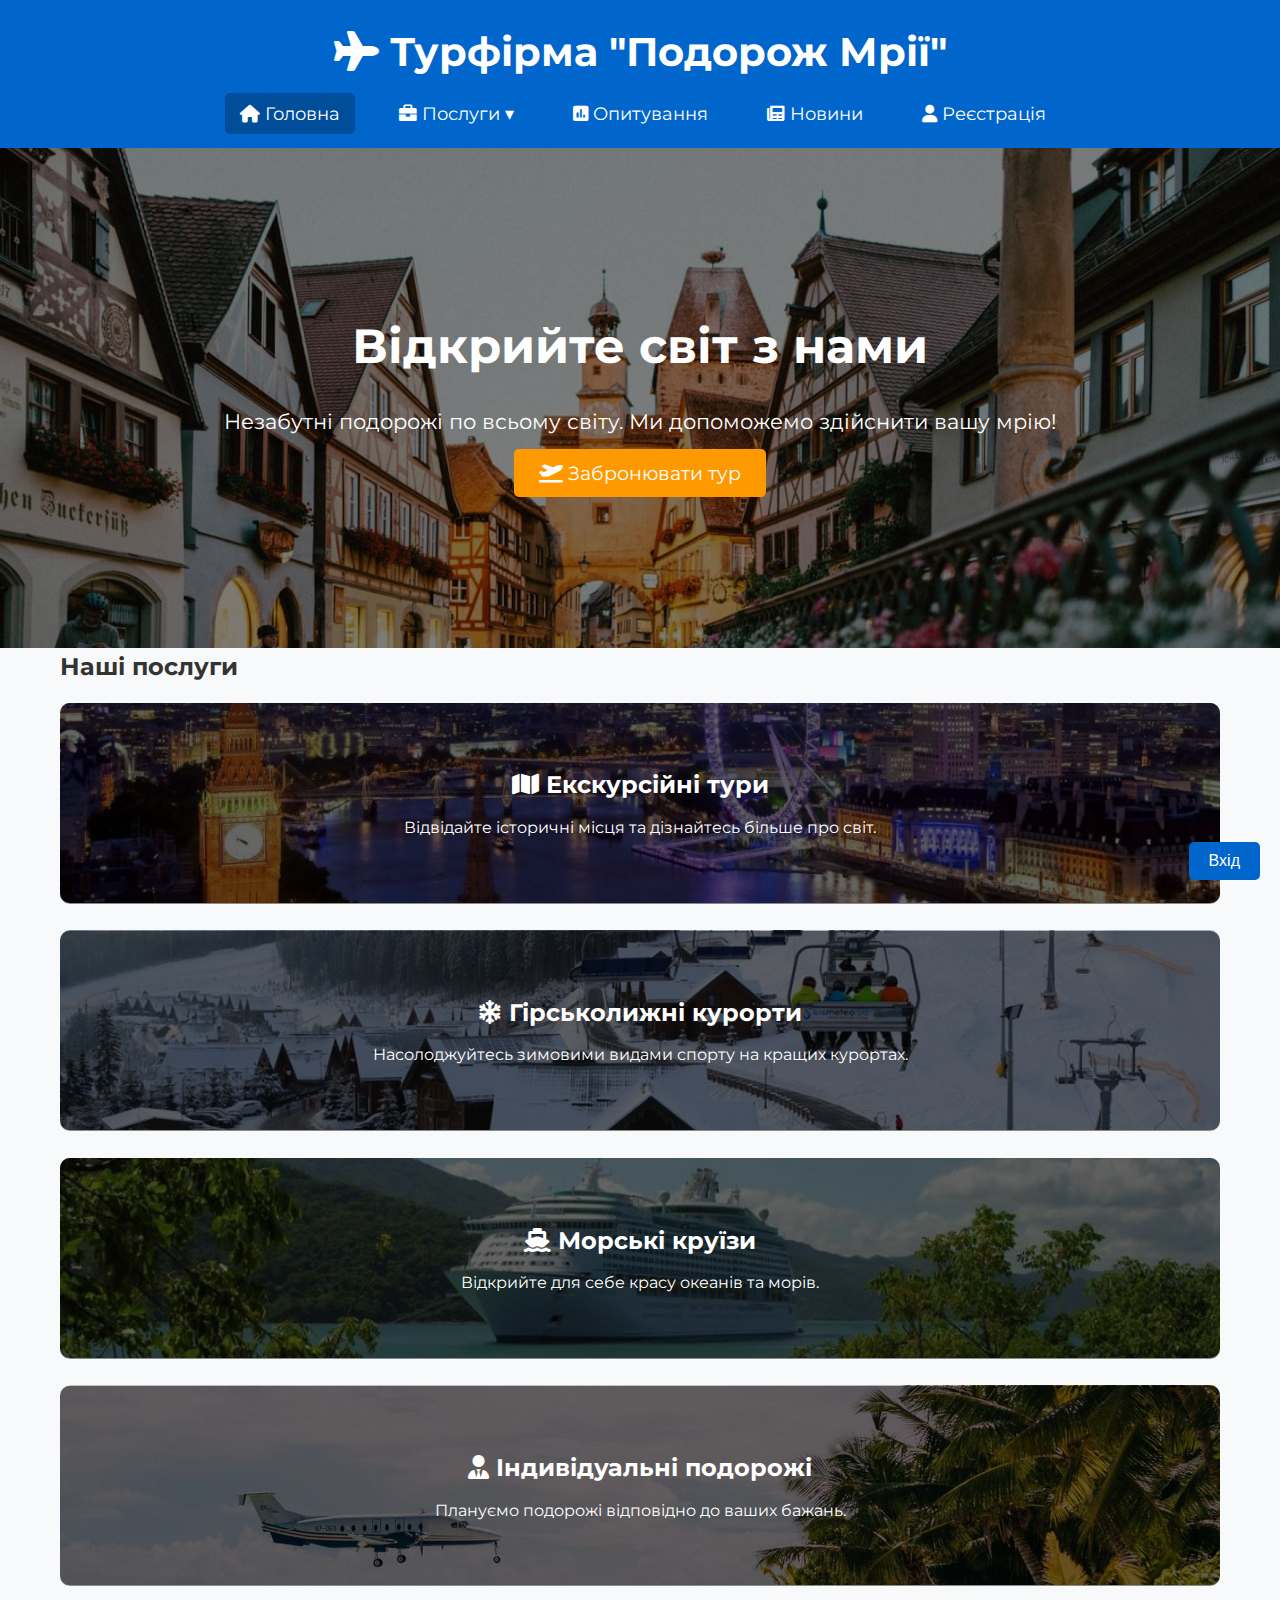
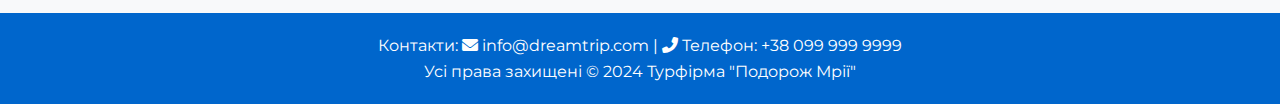
<file: index.html>
<!DOCTYPE html>
<head>
    <title>Туристична фірма "Подорож Мрії"</title>
    <link rel="stylesheet" href="styles/index.css">
    <link href="https://fonts.googleapis.com/css2?family=Montserrat:wght@300;500;700&display=swap" rel="stylesheet">
    <link rel="stylesheet" href="https://cdnjs.cloudflare.com/ajax/libs/font-awesome/6.0.0-beta3/css/all.min.css">
</head>
<body>
    <header>
        <div class="container">
            <h1><i class="fas fa-plane"></i> Турфірма "Подорож Мрії"</h1>
            <nav>
                <ul>
                    <li><a href="index.html" class="active"><i class="fas fa-home"></i> Головна</a></li>
                    <li class="has-submenu">
                        <a href="#"><i class="fas fa-briefcase"></i> Послуги &#9662;</a>
                        <ul class="submenu">
                            <li><a href="#">Екскурсійні тури</a></li>
                            <li><a href="#">Морські круїзи</a></li>
                            <li><a href="#">Гірськолижні курорти</a></li>
                        </ul>
                    </li>
                    <li><a href="survey.html"><i class="fas fa-poll"></i> Опитування</a></li>
                    <li><a href="news.html"><i class="fas fa-newspaper"></i> Новини</a></li>
                    <li><a href="register.html"><i class="fas fa-user"></i> Реєстрація</a></li>
                </ul>
            </nav>
        </div>
    </header>

    <section class="hero">
        <div class="container">
            <h2>Відкрийте світ з нами</h2>
            <p>Незабутні подорожі по всьому світу. Ми допоможемо здійснити вашу мрію!</p>
            <a href="survey.html" class="btn-primary"><i class="fas fa-plane-departure"></i> Забронювати тур</a>
        </div>
    </section>

    <section class="services">
        <div class="container">
            <h2>Наші послуги</h2>
            <div class="service-cards">
                <div class="service-card">
                    <img src="images/excursion.jpg" alt="Екскурсійні тури">
                    <div class="text-overlay">
                        <h3><i class="fas fa-map"></i> Екскурсійні тури</h3>
                        <p>Відвідайте історичні місця та дізнайтесь більше про світ.</p>
                    </div>
                </div>
                <div class="service-card">
                    <img src="images/ski.jpg" alt="Гірськолижні курорти">
                    <div class="text-overlay">
                        <h3><i class="fas fa-snowflake"></i> Гірськолижні курорти</h3>
                        <p>Насолоджуйтесь зимовими видами спорту на кращих курортах.</p>
                    </div>
                </div>
                <div class="service-card">
                    <img src="images/cruise.jpg" alt="Морські круїзи">
                    <div class="text-overlay">
                        <h3><i class="fas fa-ship"></i> Морські круїзи</h3>
                        <p>Відкрийте для себе красу океанів та морів.</p>
                    </div>
                </div>
                <div class="service-card">
                    <img src="images/individual.jpg" alt="Індивідуальні подорожі">
                    <div class="text-overlay">
                        <h3><i class="fas fa-user-tie"></i> Індивідуальні подорожі</h3>
                        <p>Плануємо подорожі відповідно до ваших бажань.</p>
                    </div>
                </div>
            </div>
        </div>
    </section>

    <footer>
        <div class="container">
            <p>Контакти: <i class="fas fa-envelope"></i> info@dreamtrip.com | <i class="fas fa-phone-alt"></i> Телефон: +38 099 999 9999</p>
            <p>Усі права захищені &copy; 2024 Турфірма "Подорож Мрії"</p>
        </div>
    </footer>

    <button class="scroll-to-top" onclick="scrollToTop()">&#9650; Наверх</button>

    <button id="signInBtn" class="btn-signin">Вхід</button>

    <div id="authModal" class="modal">
        <div class="modal-content">
            <span class="close">&times;</span>
            <h2>Вхід</h2>
            <form>
                <label for="username">ФІО</label>
                <input type="text" id="username" name="username" required>

                <label for="password">Пароль</label>
                <input type="password" id="password" name="password" required>

                <button type="submit" class="btn-submit">Вхід</button>
                <button type="button" class="btn-register" onclick="location.href='register.html'">Реєстрація</button>
            </form>
        </div>
    </div>

    <script src="js/index.js"></script>
</body>
</html>
</file>
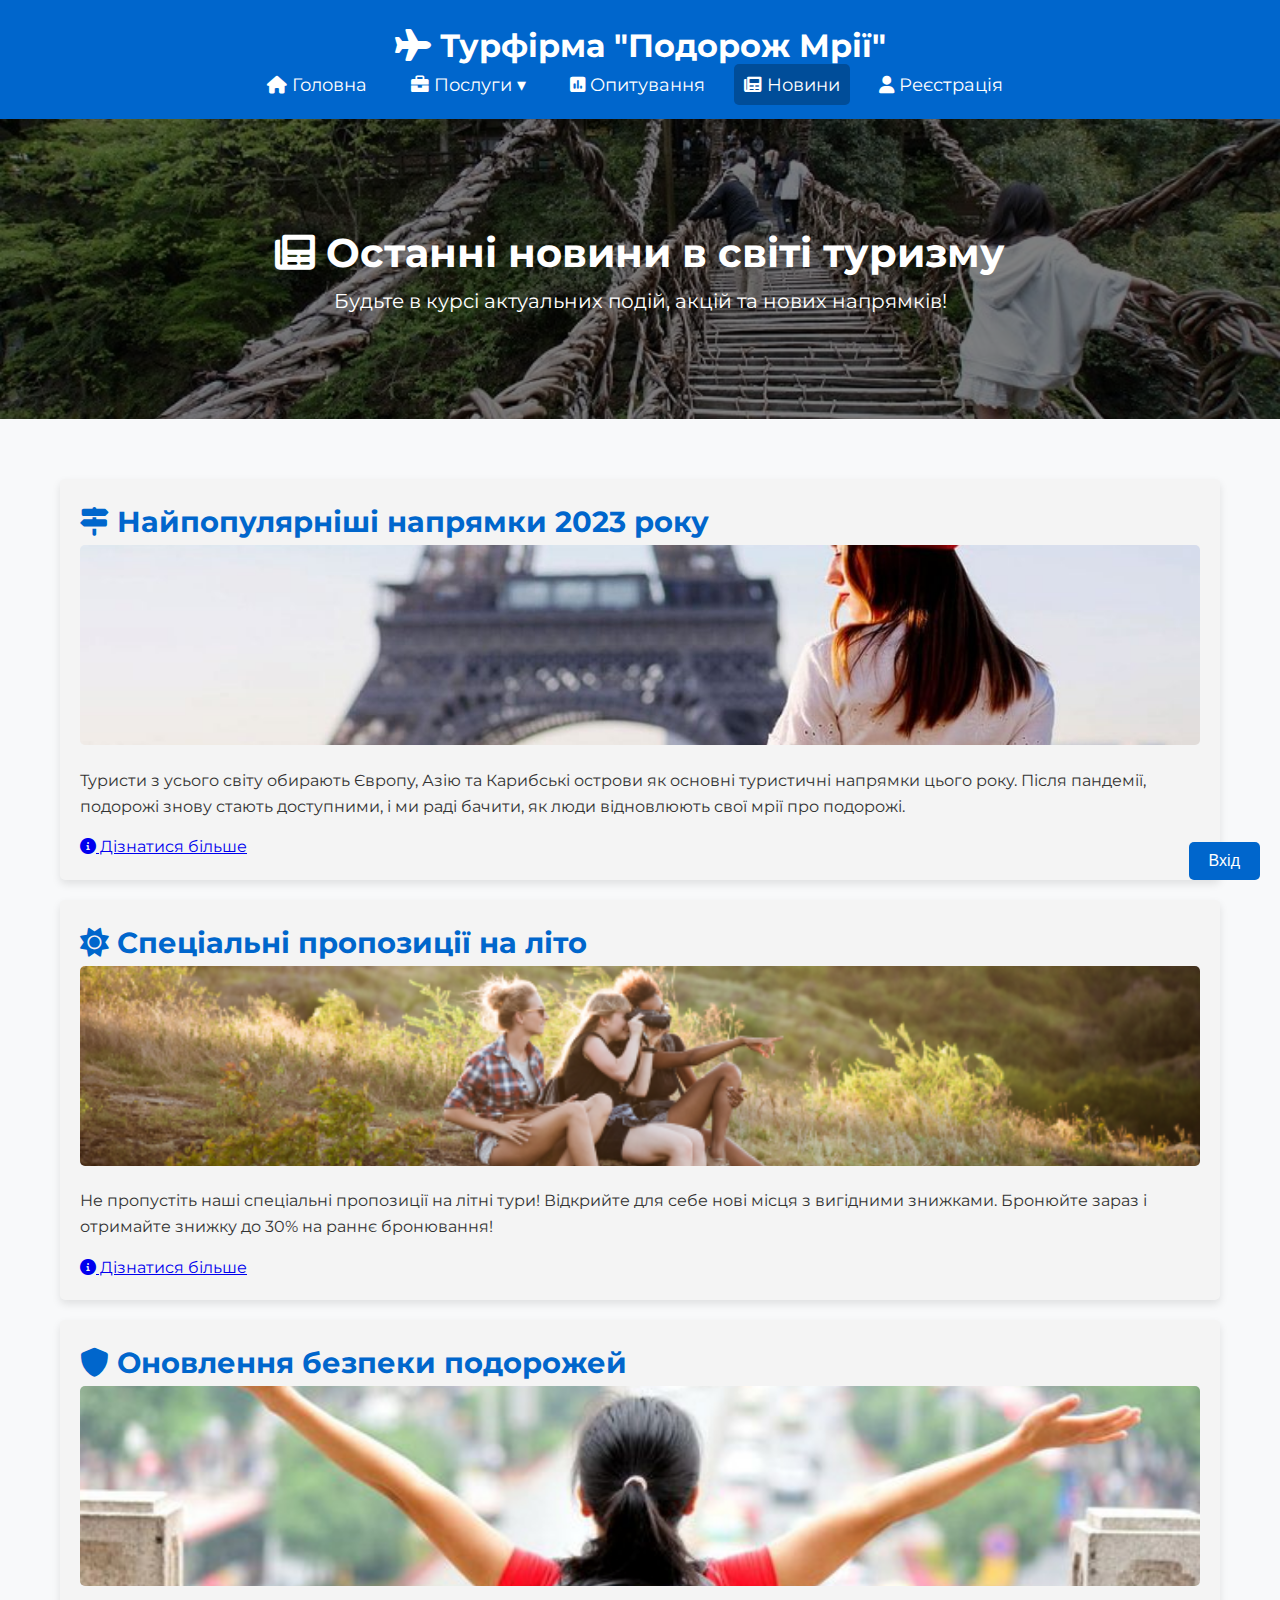
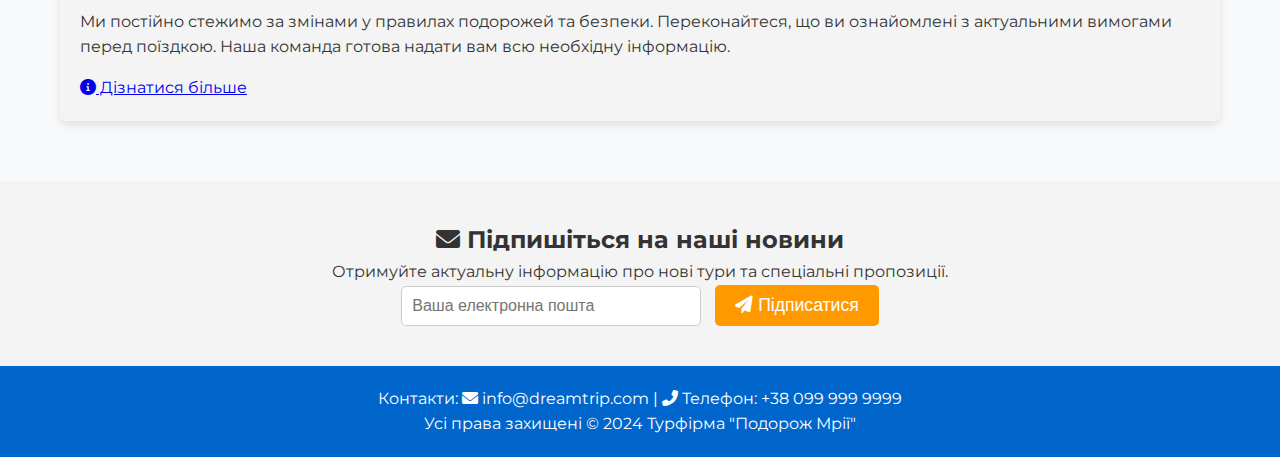
<file: news.html>
<!DOCTYPE html>
<head>
    <title>Новини туризму</title>
    <link rel="stylesheet" href="styles/news.css">
    <link href="https://fonts.googleapis.com/css2?family=Montserrat:wght@300;500;700&display=swap" rel="stylesheet">
    <link rel="stylesheet" href="https://cdnjs.cloudflare.com/ajax/libs/font-awesome/6.0.0-beta3/css/all.min.css">
</head>
<body>
    <header>
        <div class="container">
            <h1><i class="fas fa-plane"></i> Турфірма "Подорож Мрії"</h1>
            <nav>
                <ul>
                    <li><a href="index.html"><i class="fas fa-home"></i> Головна</a></li>
                    <li class="has-submenu">
                        <a href="#"><i class="fas fa-briefcase"></i> Послуги &#9662;</a>
                        <ul class="submenu">
                            <li><a href="#">Екскурсійні тури</a></li>
                            <li><a href="#">Морські круїзи</a></li>
                            <li><a href="#">Гірськолижні курорти</a></li>
                        </ul>
                    </li>
                    <li><a href="survey.html"><i class="fas fa-poll"></i> Опитування</a></li>
                    <li><a href="news.html" class="active"><i class="fas fa-newspaper"></i> Новини</a></li>
                    <li><a href="register.html"><i class="fas fa-user"></i> Реєстрація</a></li>
                </ul>
            </nav>
        </div>
    </header>

    <section class="news-hero">
        <div class="container">
            <h2><i class="fas fa-newspaper"></i> Останні новини в світі туризму</h2>
            <p>Будьте в курсі актуальних подій, акцій та нових напрямків!</p>
        </div>
    </section>

    <section class="news-content">
        <div class="container">
            <article class="news-item">
                <h3><i class="fas fa-map-signs"></i> Найпопулярніші напрямки 2023 року</h3>
                <img src="images/popular-destinations.jpg" alt="Популярні напрямки">
                <p>Туристи з усього світу обирають Європу, Азію та Карибські острови як основні туристичні напрямки цього року. Після пандемії, подорожі знову стають доступними, і ми раді бачити, як люди відновлюють свої мрії про подорожі.</p>
                <a href="#" class="btn-primary"><i class="fas fa-info-circle"></i> Дізнатися більше</a>
            </article>

            <article class="news-item">
                <h3><i class="fas fa-sun"></i> Спеціальні пропозиції на літо</h3>
                <img src="images/summer-offers.jpg" alt="Спеціальні пропозиції">
                <p>Не пропустіть наші спеціальні пропозиції на літні тури! Відкрийте для себе нові місця з вигідними знижками. Бронюйте зараз і отримайте знижку до 30% на раннє бронювання!</p>
                <a href="#" class="btn-primary"><i class="fas fa-info-circle"></i> Дізнатися більше</a>
            </article>

            <article class="news-item">
                <h3><i class="fas fa-shield-alt"></i> Оновлення безпеки подорожей</h3>
                <img src="images/travel-safety.jpg" alt="Безпека подорожей">
                <p>Ми постійно стежимо за змінами у правилах подорожей та безпеки. Переконайтеся, що ви ознайомлені з актуальними вимогами перед поїздкою. Наша команда готова надати вам всю необхідну інформацію.</p>
                <a href="#" class="btn-primary"><i class="fas fa-info-circle"></i> Дізнатися більше</a>
            </article>
        </div>
    </section>

    <section class="newsletter">
        <div class="container">
            <h2><i class="fas fa-envelope"></i> Підпишіться на наші новини</h2>
            <p>Отримуйте актуальну інформацію про нові тури та спеціальні пропозиції.</p>
            <form action="subscribe.php" method="post">
                <input type="email" name="email" placeholder="Ваша електронна пошта" required>
                <button type="submit" class="btn-primary"><i class="fas fa-paper-plane"></i> Підписатися</button>
            </form>
        </div>
    </section>

    <footer>
        <div class="container">
            <p>Контакти: <i class="fas fa-envelope"></i> info@dreamtrip.com | <i class="fas fa-phone-alt"></i> Телефон: +38 099 999 9999</p>
            <p>Усі права захищені &copy; 2024 Турфірма "Подорож Мрії"</p>
        </div>
    </footer>

    <button class="scroll-to-top" onclick="scrollToTop()">&#9650; Наверх</button>

    <button id="signInBtn" class="btn-signin">Вхід</button>

    <div id="authModal" class="modal">
        <div class="modal-content">
            <span class="close">&times;</span>
            <h2>Вхід</h2>
            <form>
                <label for="username">ФІО</label>
                <input type="text" id="username" name="username" required>

                <label for="password">Пароль</label>
                <input type="password" id="password" name="password" required>

                <button type="submit" class="btn-submit">Вхід</button>
                <button type="button" class="btn-register" onclick="location.href='register.html'">Реєстрація</button>
            </form>
        </div>
    </div>

    <script src="js/news.js"></script>
</body>
</html>
</file>
<file: styles/index.css>
:root {
    --primary-color: #0066cc;
    --secondary-color: #ff9900;
    --text-color: #333;
    --background-color: #f8f9fa;
    --heading-font: 'Montserrat', sans-serif;
    --body-font: 'Verdana', sans-serif;
    --border-radius: 0.3125rem;
    --padding: 1.25rem;
}

* {
    margin: 0;
    padding: 0;
    box-sizing: border-box;
}

body {
    font-family: var(--heading-font);
    color: var(--text-color);
    line-height: 1.6;
    background-color: var(--background-color);
    font-size: 16px;
}

h1, h2, h3 {
    margin-bottom: 1rem;
    font-family: inherit;
    color: inherit;
}

a {
    text-decoration: none;
    color: inherit;
    transition: color 0.3s ease;
}

a:hover, a:focus {
    color: var(--secondary-color);
}

.container {
    max-width: 75rem;
    margin: 0 auto;
    padding: 0 var(--padding);
}

header {
    background-color: var(--primary-color);
    padding: var(--padding) 0;
    color: white;
    text-align: center;
}

header h1 {
    font-size: 2.5rem;
    font-weight: 700;
}

nav ul {
    list-style-type: none;
}

nav ul li {
    display: inline-block;
    margin: 0 0.9375rem;
}

nav ul li a {
    font-size: 1.1rem;
    padding: 0.625rem 0.9375rem;
    border-radius: var(--border-radius);
    transition: background-color 0.3s ease, color 0.3s ease;
}

nav ul li a:hover, nav ul li a.active {
    background-color: #004d99;
    color: white;
}

.hero {
    position: relative;
    background-image: url('../images/hero-travel.jpg');
    background-size: cover;
    background-position: center;
    background-repeat: no-repeat;
    height: 31.25rem;
    display: flex;
    justify-content: center;
    align-items: center;
    text-align: center;
    color: white;
    z-index: 1;
}

.hero::before {
    content: "";
    position: absolute;
    top: 0;
    left: 0;
    width: 100%;
    height: 100%;
    background-color: rgba(0, 0, 0, 0.5);
    z-index: -1;
}

.hero h2 {
    font-size: 3rem;
    font-weight: 700;
    margin-bottom: 1rem;
    z-index: 2;
}

.hero p {
    font-size: 1.3rem;
    margin: 1.25rem 0;
    z-index: 2;
}

.btn-primary {
    background-color: var(--secondary-color);
    color: white;
    padding: 0.75rem 1.5625rem;
    border-radius: var(--border-radius);
    font-size: 1.2rem;
    transition: background-color 0.3s ease;
    z-index: 2;
}

.btn-primary:hover {
    background-color: #cc7a00;
}

img:hover {
    transform: scale(1.05);
    filter: brightness(0.9);
    transition: transform 0.3s ease, filter 0.3s ease;
}

i:hover {
    transform: scale(1.2);
    color: var(--secondary-color);
    transition: transform 0.3s ease, color 0.3s ease;
}

.about-us {
    padding: 3.75rem 0;
    background-color: #ffffff;
    text-align: center;
}

.popular-destinations {
    padding: 3.75rem 0;
    background-color: #f4f4f4;
}

.destinations-grid {
    display: flex;
    justify-content: space-between;
    flex-wrap: wrap;
}

.destination-card {
    background-color: white;
    border-radius: 0.625rem;
    box-shadow: 0 0.25rem 0.5rem rgba(0, 0, 0, 0.1);
    padding: var(--padding);
    width: 30%;
    margin: var(--padding) 0;
    text-align: center;
}

.destination-card img {
    width: 100%;
    height: 12.5rem;
    object-fit: cover;
    border-radius: 0.625rem;
    margin-bottom: 0.9375rem;
}

.destination-card h3 {
    font-size: 1.5rem;
    color: var(--primary-color);
}

.testimonials {
    padding: 3.75rem 0;
    background-color: #ffffff;
}

.testimonial-cards {
    display: flex;
    justify-content: space-between;
    flex-wrap: wrap;
}

.testimonial-card {
    background-color: white;
    border-radius: 0.625rem;
    box-shadow: 0 0.25rem 0.5rem rgba(0, 0, 0, 0.1);
    padding: var(--padding);
    width: 45%;
    margin: var(--padding) 0;
}

.testimonial-card p {
    font-size: 1.2rem;
    color: #555;
}

.testimonial-card h3 {
    font-size: 1.1rem;
    margin-top: 0.625rem;
    color: var(--text-color);
}

.newsletter {
    padding: 3.75rem 0;
    background-color: #f4f4f4;
    text-align: center;
}

.newsletter input[type="email"] {
    padding: 0.625rem;
    font-size: 1rem;
    margin-right: 0.625rem;
    width: 18.75rem;
    border: 1px solid #ccc;
    border-radius: var(--border-radius);
}

.newsletter button {
    padding: 0.625rem 1.25rem;
    font-size: 1.1rem;
    background-color: var(--secondary-color);
    color: white;
    border: none;
    border-radius: var(--border-radius);
    cursor: pointer;
    transition: background-color 0.3s ease;
}

.newsletter button:hover {
    background-color: #cc7a00;
}

footer {
    background-color: var(--primary-color);
    color: white;
    padding: var(--padding) 0;
    text-align: center;
}

.service-card {
    position: relative;
    width: 100%;
    max-width: 100%;
    margin-bottom: 1.25rem;
    text-align: center;
    overflow: hidden;
}

.service-card img {
    width: 100%;
    max-width: 100%;
    height: 12.5rem;
    object-fit: cover;
    border-radius: 0.625rem;
    transition: opacity 0.5s ease;
}

.service-card .text-overlay {
    position: absolute;
    top: 48.5%;
    left: 50%;
    transform: translate(-50%, -50%);
    color: white;
    background-color: rgba(0, 0, 0, 0.6);
    padding: 15px 15px;
    border-radius: 0.63rem;
    z-index: 1;
    text-align: center;
    width: 100%;
    height: 96.5%;
    display: flex;
    flex-direction: column;
    align-items: center;
    justify-content: center;
    transition: opacity 0.5s ease;
    opacity: 1;
}

.service-card h3 {
    margin: 0 0 10px 0;
    font-size: 1.5rem;
}

.service-card p {
    margin: 0;
    font-size: 1rem;
}

.service-card:hover img {
    opacity: 1;
}

.service-card:hover .text-overlay {
    opacity: 0;
}

nav ul {
    list-style-type: none;
    padding: 0;
}

nav ul li {
    display: inline-block;
    position: relative;
    margin-right: 0.625rem;
}

nav ul li a {
    font-size: 1.1rem;
    padding: 0.625rem 0.9375rem;
    border-radius: 0.3125rem;
    transition: background-color 0.3s ease, color 0.3s ease;
}

nav ul li a:hover, nav ul li a.active {
    background-color: #004d99;
    color: white;
}

.has-submenu .submenu {
    display: none;
    position: absolute;
    top: 100%;
    left: 0;
    background-color: #0066cc;
    border-radius: 0.3125rem;
    padding: 0.625rem 0;
    z-index: 1000;
    width: 200px;
}

.has-submenu:hover .submenu {
    display: block;
}

.submenu li {
    display: block;
    margin: 0;
}

.submenu li a {
    display: block;
    padding: 0.625rem 1.25rem;
    color: white;
    text-align: left;
}

.submenu li a:hover {
    background-color: #004d99;
}

.scroll-to-top {
    position: fixed;
    bottom: 20px;
    left: 20px;
    background-color: var(--secondary-color);
    color: white;
    padding: 10px 15px;
    border: none;
    border-radius: var(--border-radius);
    font-size: 1.2rem;
    cursor: pointer;
    z-index: 1000;
    display: none;
    transition: background-color 0.3s ease;
}

.scroll-to-top:hover {
    background-color: #cc7a00;
}

.scroll-to-top.show {
    display: block;
}

.btn-signin {
    position: fixed;
    bottom: 20px;
    right: 20px;
    background-color: #0066cc;
    color: white;
    border: none;
    padding: 10px 20px;
    border-radius: 5px;
    font-size: 1rem;
    cursor: pointer;
    z-index: 1000;
}

@media (max-width: 768px) {
    .btn-signin {
        position: fixed;
        bottom: 10px;
        right: 10px;
        width: 100px;
    }
}

.modal {
    display: none;
    position: fixed;
    z-index: 1001;
    left: 0;
    top: 0;
    width: 100%;
    height: 100%;
    background-color: rgba(0, 0, 0, 0.5);
}

.modal-content {
    background-color: white;
    margin: 10% auto;
    padding: 20px;
    border-radius: 10px;
    width: 80%;
    max-width: 400px;
    text-align: center;
}

.close {
    color: #aaa;
    float: right;
    font-size: 28px;
    font-weight: bold;
    cursor: pointer;
}

.close:hover, .close:focus {
    color: black;
}

.modal-content form {
    display: flex;
    flex-direction: column;
}

.modal-content input {
    padding: 10px, 5px, 10px, 10px;
    margin: 10px 0;
    border: 1px solid #ccc;
    border-radius: 5px;
    font-size: 2rem;
}

.btn-submit {
    background-color: #0066cc;
    color: white;
    padding: 10px 15px;
    border: none;
    border-radius: 5px;
    font-size: 1rem;
    cursor: pointer;
    transition: background-color 0.3s;
}

.btn-submit:hover {
    background-color: #004d99;
}

.btn-register {
    position: relative;
    top: 5px;
    background-color: #0066cc;
    color: white;
    padding: 10px 15px;
    border: none;
    border-radius: 5px;
    font-size: 1rem;
    cursor: pointer;
    transition: background-color 0.3s;
}

.btn-register:hover {
    background-color: #004d99;
}

@media (max-width: 768px) {
    .destinations-grid, .testimonial-cards {
        flex-direction: column;
    }

    .destination-card, .testimonial-card {
        width: 100%;
    }

    .hero {
        height: 25rem;
    }

    .hero h2 {
        font-size: 2.5rem;
    }

    .hero p {
        font-size: 1.1rem;
    }
}
</file>
<file: styles/news.css>
* {
    margin: 0;
    padding: 0;
    box-sizing: border-box;
}

:root {
    --primary-color: #0066cc;
    --secondary-color: #ff9900;
    --text-color: #333;
    --background-color: #f8f9fa;
    --border-radius: 0.3125rem;
    --padding: 1.25rem;
    --font-size-base: 16px;
}

body {
    font-family: 'Montserrat', sans-serif;
    color: var(--text-color);
    background-color: var(--background-color);
    line-height: 1.6;
    font-size: var(--font-size-base);
}

.container {
    max-width: 1200px;
    margin: 0 auto;
    padding: 0 var(--padding);
}

header {
    background-color: var(--primary-color);
    color: white;
    padding: var(--padding);
    text-align: center;
}

nav ul {
    list-style-type: none;
    padding: 0;
}

nav ul li {
    display: inline;
    margin-right: 0.625rem;
}

nav ul li a {
    color: white;
    text-decoration: none;
    font-size: 1.2rem;
    transition: color 0.3s ease;
}

nav ul li a.active {
    background-color: #004d99;
    padding: 0.625rem;
    border-radius: var(--border-radius);
}

nav ul li a:hover {
    color: var(--secondary-color);
}

.news-hero {
    position: relative;
    background-image: url('../images/news-hero.jpg');
    background-size: cover;
    background-position: center;
    background-repeat: no-repeat;
    height: 18.75rem;
    display: flex;
    justify-content: center;
    align-items: center;
    text-align: center;
    color: white;
    z-index: 1;
}

.news-hero::before {
    content: "";
    position: absolute;
    top: 0;
    left: 0;
    width: 100%;
    height: 100%;
    background-color: rgba(0, 0, 0, 0.5);
    z-index: -1;
}

.news-hero h2 {
    font-size: 2.5rem;
    font-weight: 700;
    z-index: 1;
}

.news-hero p {
    font-size: 1.25rem;
    z-index: 1;
}

.news-content {
    padding: 2.5rem 1.25rem;
    z-index: 1;
}

.news-item {
    background-color: #f4f4f4;
    border-radius: var(--border-radius);
    padding: var(--padding);
    margin: var(--padding) 0;
    box-shadow: 0 0.25rem 0.5rem rgba(0, 0, 0, 0.1);
    z-index: 1;
}

.news-item img {
    width: 100%;
    height: 12.5rem;
    object-fit: cover;
    border-radius: var(--border-radius);
    margin-bottom: 0.9375rem;
    transition: transform 0.3s ease, filter 0.3s ease;
}

.news-item img:hover {
    transform: scale(1.1);
    filter: brightness(0.8);
}

.news-item h3 {
    font-size: 1.8rem;
    color: var(--primary-color);
}

.news-item i {
    transition: transform 0.3s ease, color 0.3s ease;
}

.news-item i:hover {
    transform: scale(1.2);
    color: var(--secondary-color);
}

.news-item p {
    font-size: 1rem;
    margin-bottom: 0.9375rem;
}

.newsletter {
    padding: 2.5rem 1.25rem;
    background-color: #f4f4f4;
    text-align: center;
}

.newsletter input[type="email"] {
    padding: 0.625rem;
    font-size: 1rem;
    margin-right: 0.625rem;
    width: 18.75rem;
    border: 1px solid #ccc;
    border-radius: var(--border-radius);
}

.newsletter button {
    padding: 0.625rem 1.25rem;
    font-size: 1.1rem;
    background-color: var(--secondary-color);
    color: white;
    border: none;
    border-radius: var(--border-radius);
    cursor: pointer;
    transition: background-color 0.3s ease;
}

.newsletter button:hover {
    background-color: #cc7a00;
}

footer {
    background-color: var(--primary-color);
    color: white;
    padding: var(--padding) 0;
    text-align: center;
}

input:required {
    border-left: 5px solid var(--primary-color);
}

input:valid {
    border-color: green;
}

input:invalid {
    border-color: red;
}

input:focus:invalid {
    outline: none;
    border-color: red;
    box-shadow: 0 0 5px rgba(255, 0, 0, 0.5);
}

label {
    display: block;
    margin-bottom: 0.625rem;
    font-weight: 600;
    font-size: 1rem;
    color: var(--text-color);
    text-transform: uppercase;
    letter-spacing: 0.05rem;
}
nav ul {
    list-style-type: none;
    padding: 0;
}

nav ul li {
    display: inline-block;
    position: relative;
    margin-right: 0.625rem;
}

nav ul li a {
    font-size: 1.1rem;
    padding: 0.625rem 0.9375rem;
    border-radius: 0.3125rem;
    transition: background-color 0.3s ease, color 0.3s ease;
}

nav ul li a:hover, nav ul li a.active {
    background-color: #004d99;
    color: white;
}

.has-submenu .submenu {
    display: none;
    position: absolute;
    top: 100%;
    left: 0;
    background-color: #0066cc;
    border-radius: 0.3125rem;
    padding: 0.625rem 0;
    z-index: 1000;
    width: 200px;
}

.has-submenu:hover .submenu {
    display: block;
}

.submenu li {
    display: block;
    margin: 0;
}

.submenu li a {
    display: block;
    padding: 0.625rem 1.25rem;
    color: white;
    text-align: left;
}

.submenu li a:hover {
    background-color: #004d99;
}

.scroll-to-top {
    position: fixed;
    bottom: 20px;
    left: 20px;
    background-color: var(--secondary-color);
    color: white;
    padding: 10px 15px;
    border: none;
    border-radius: var(--border-radius);
    font-size: 1.2rem;
    cursor: pointer;
    z-index: 1000;
    display: none;
    transition: background-color 0.3s ease;
}

.scroll-to-top:hover {
    background-color: #cc7a00;
}

.scroll-to-top.show {
    display: block;
}

.btn-signin {
    position: fixed;
    bottom: 20px;
    right: 20px;
    background-color: #0066cc;
    color: white;
    border: none;
    padding: 10px 20px;
    border-radius: 5px;
    font-size: 1rem;
    cursor: pointer;
    z-index: 1000;
}

@media (max-width: 768px) {
    .btn-signin {
        position: fixed;
        bottom: 10px;
        right: 10px;
        width: 100px;
    }
}

.modal {
    display: none;
    position: fixed;
    z-index: 1001;
    left: 0;
    top: 0;
    width: 100%;
    height: 100%;
    background-color: rgba(0, 0, 0, 0.5);
}

.modal-content {
    background-color: white;
    margin: 10% auto;
    padding: 20px;
    border-radius: 10px;
    width: 80%;
    max-width: 400px;
    text-align: center;
}

.close {
    color: #aaa;
    float: right;
    font-size: 28px;
    font-weight: bold;
    cursor: pointer;
}

.close:hover, .close:focus {
    color: black;
}

.modal-content form {
    display: flex;
    flex-direction: column;
}

.modal-content input {
    padding: 10px, 5px, 10px, 10px;
    margin: 10px 0;
    border: 1px solid #ccc;
    border-radius: 5px;
    font-size: 1rem;
}

.btn-submit {
    background-color: #0066cc;
    color: white;
    padding: 10px 15px;
    border: none;
    border-radius: 5px;
    font-size: 1rem;
    cursor: pointer;
    transition: background-color 0.3s;
}

.btn-submit:hover {
    background-color: #004d99;
}

.btn-register {
    position: relative;
    top: 5px;
    background-color: #0066cc;
    color: white;
    padding: 10px 15px;
    border: none;
    border-radius: 5px;
    font-size: 1rem;
    cursor: pointer;
    transition: background-color 0.3s;
}

.btn-register:hover {
    background-color: #004d99;
}
</file>
